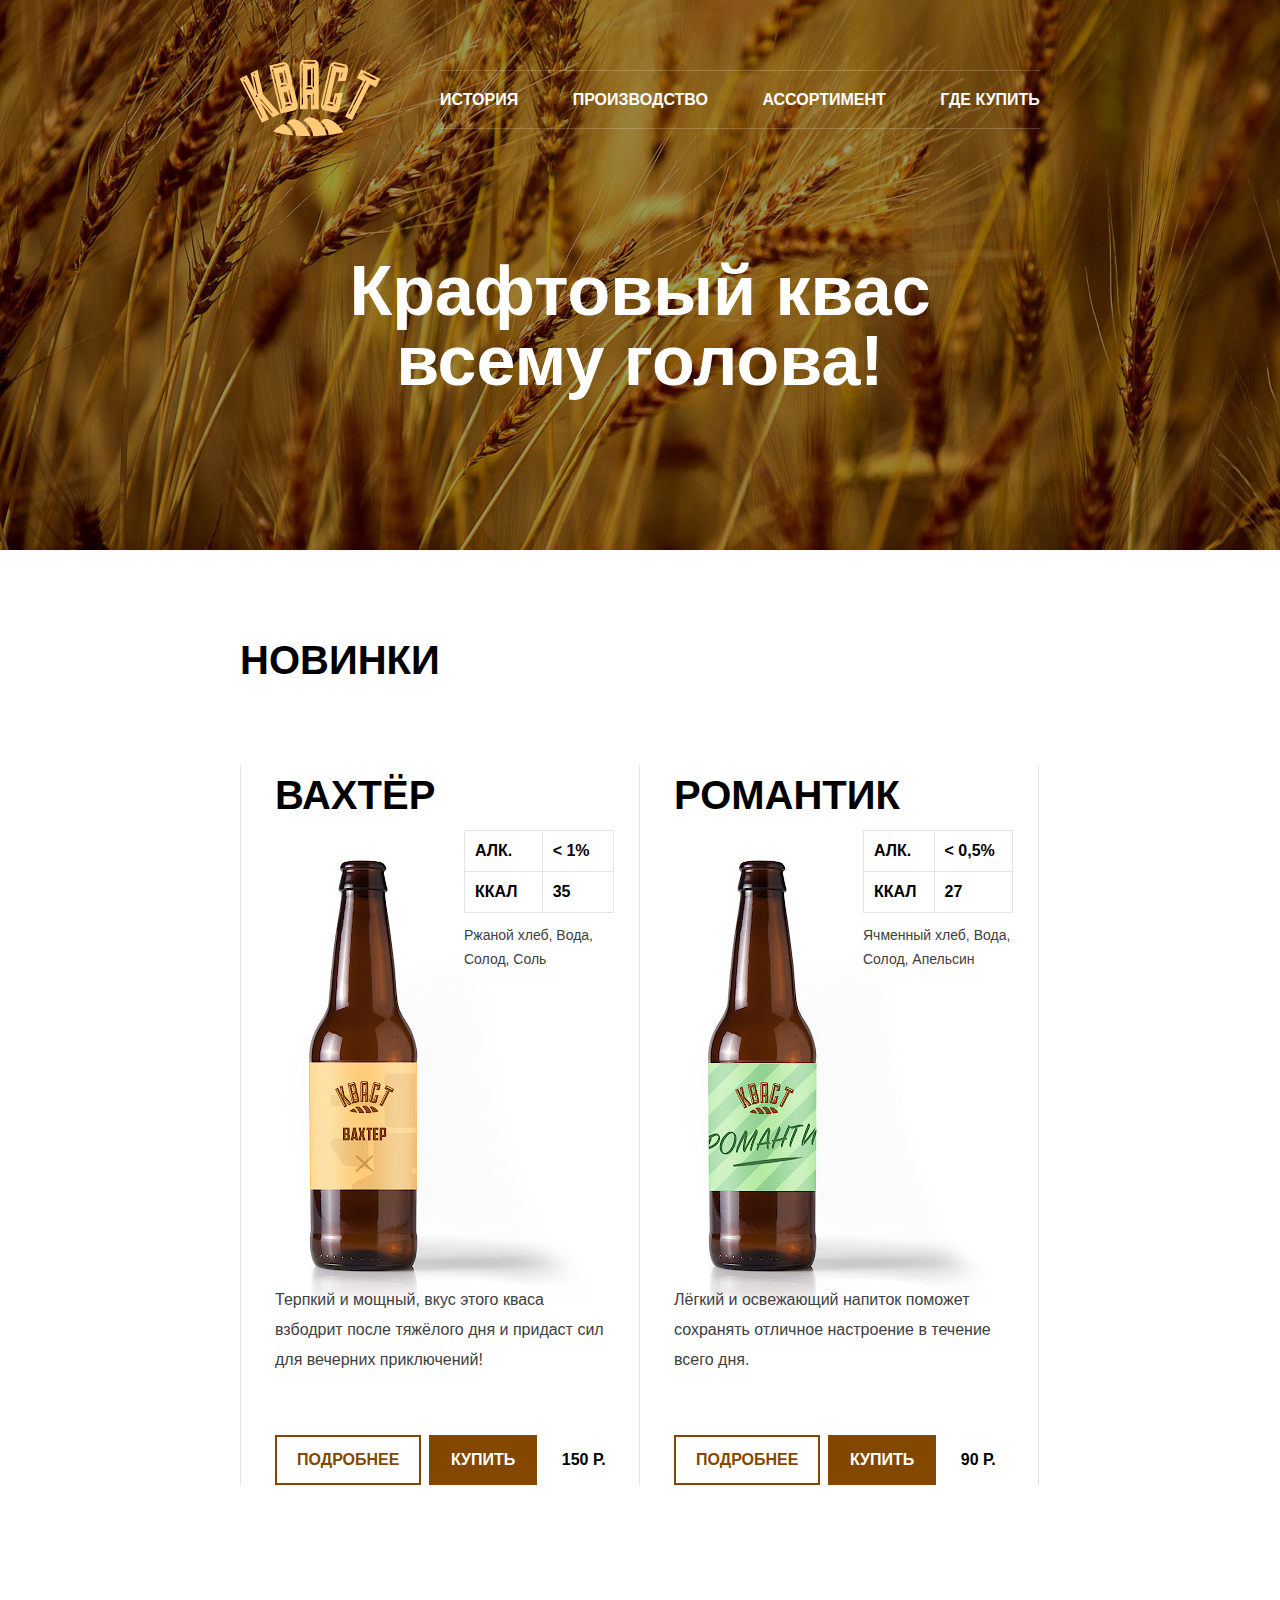
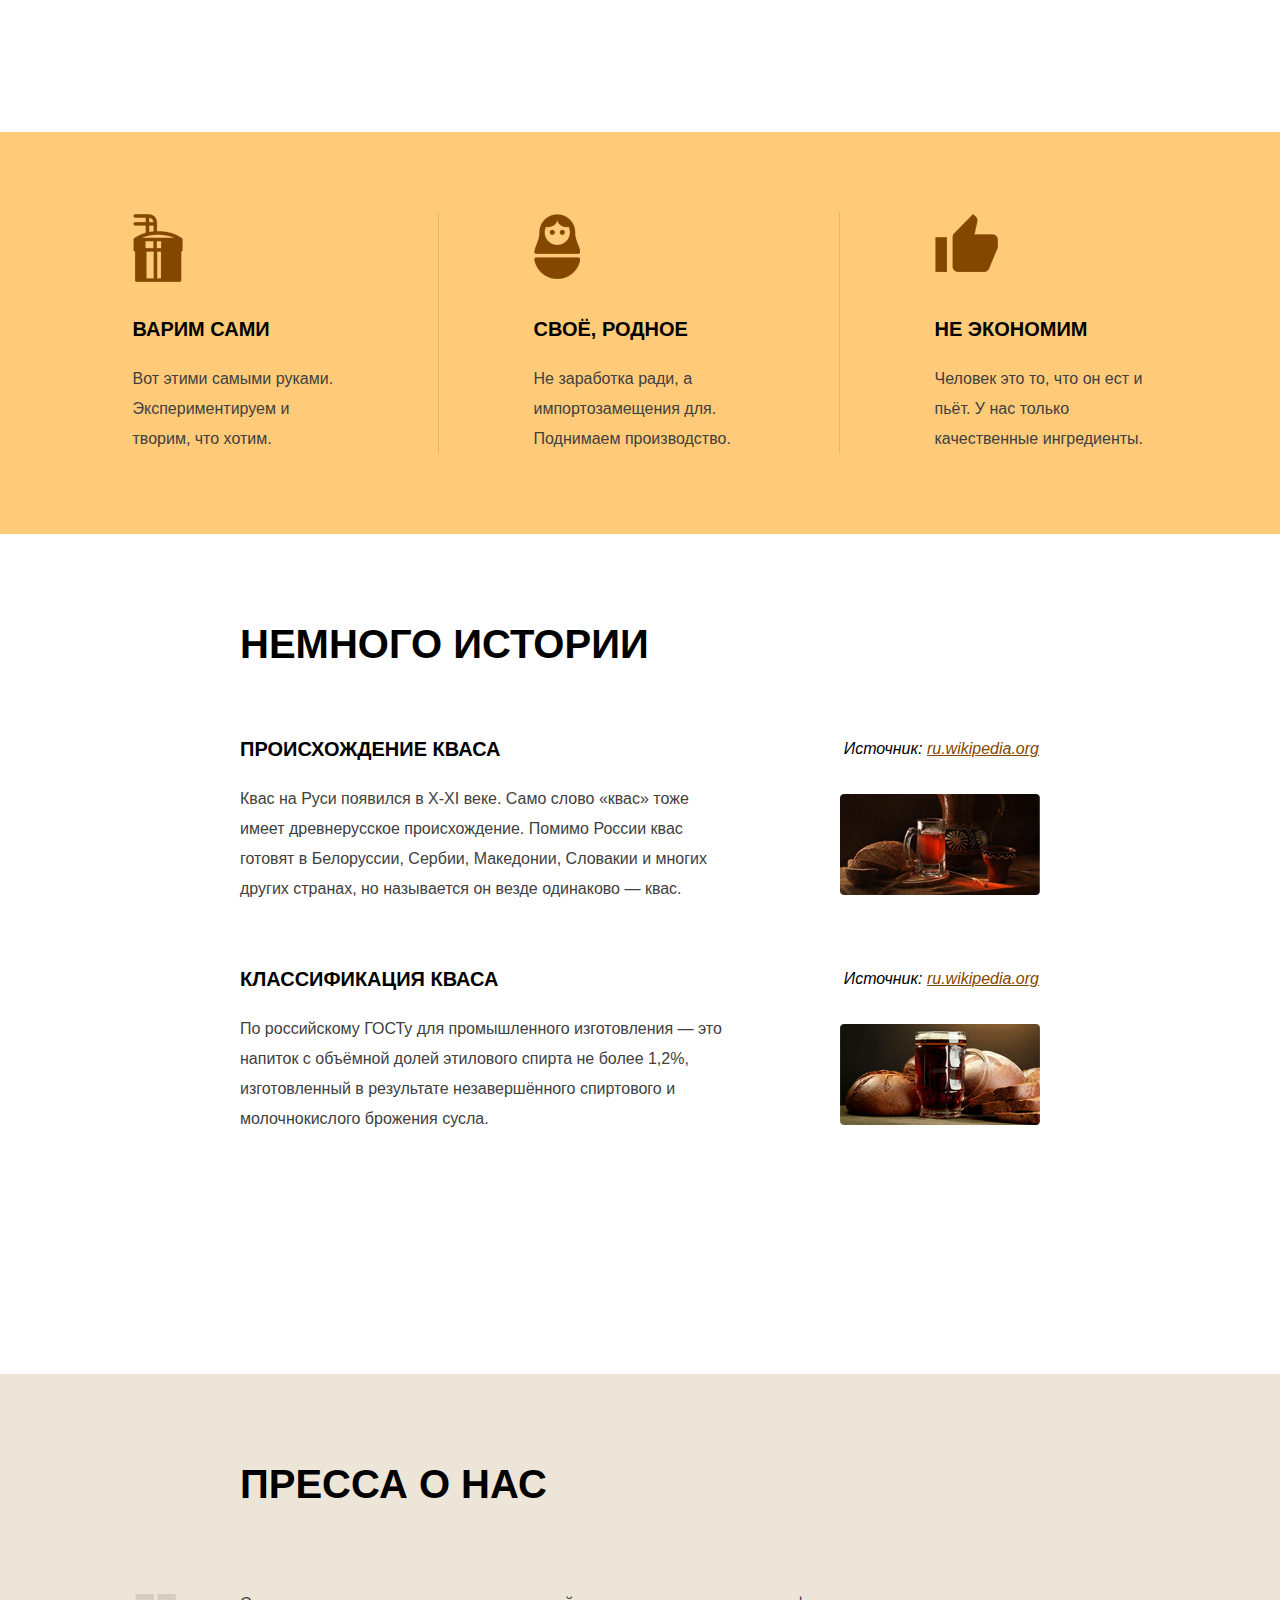
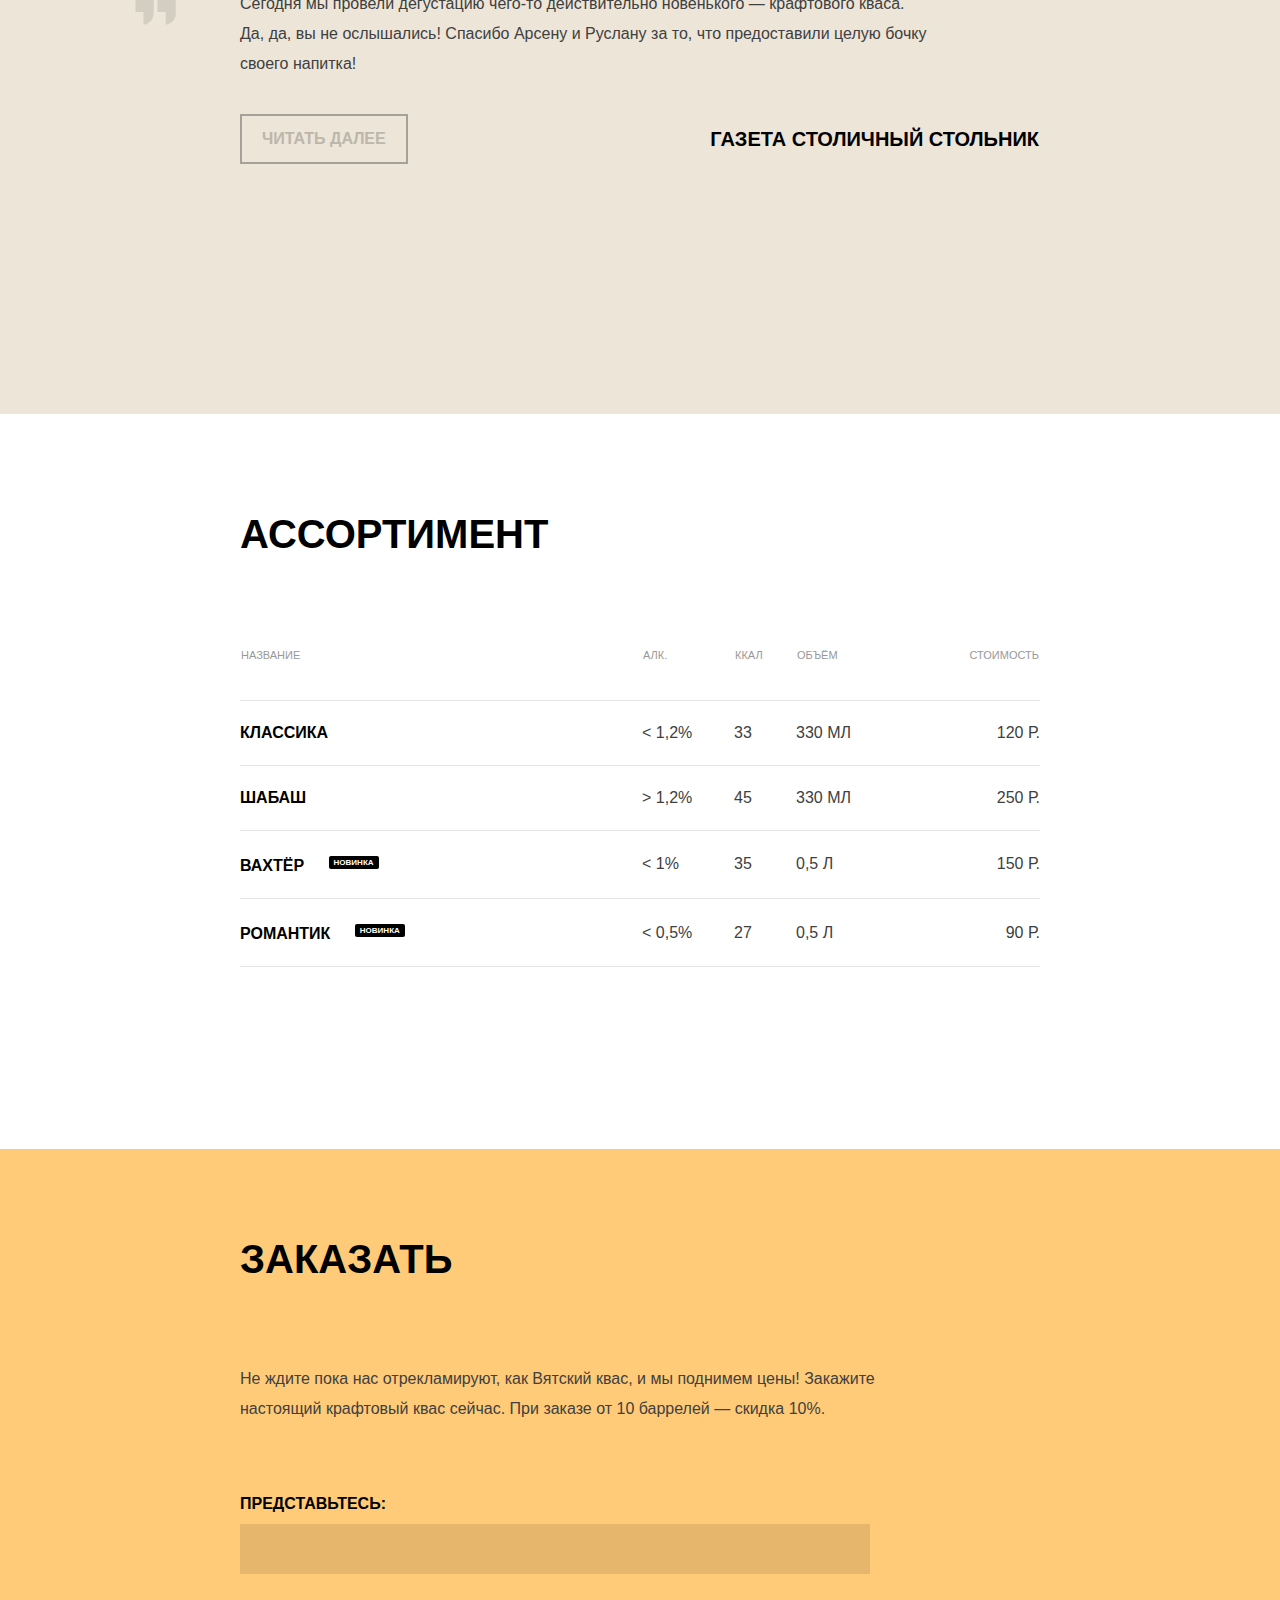
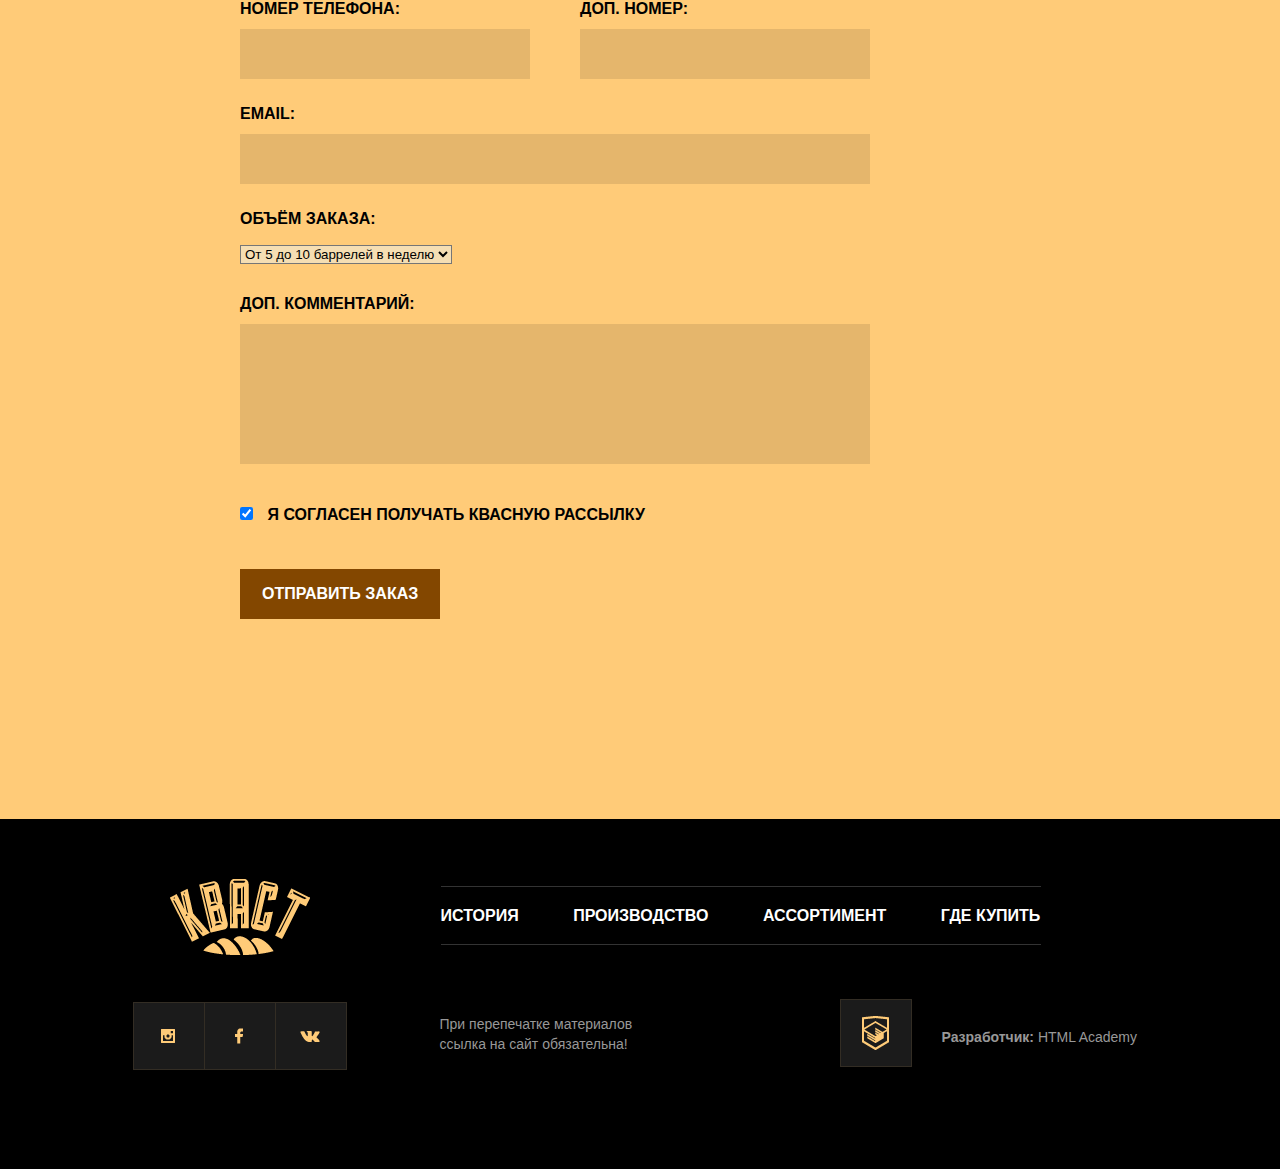
<file: index.html>
<!DOCTYPE HTML>
<html lang="ru">

<head>
    <meta charset="utf-8">
    <title>Кваст</title>
    <link rel="stylesheet" href="style.css">
</head>

<body>
    <header class="header">
        <div class="container">
            <div class="header-top  clearfix">
                <div class="header-logo">
                    <a href="#menu"><img src="img/logo.png" alt="Kwast"></a>
                </div>
                <a name="menu"></a>
                <ul class="main-nav">
                    <li><a href="#history">История</a></li>
                    <li><a href="#advantages">Производство</a></li>
                    <li><a href="#catalog">Ассортимент</a></li>
                    <li><a href="#feedback">Где купить</a></li>
                </ul>
            </div>
            <p class="slogan">Крафтовый квас <br>всему голова!</P>
        </div>
    </header>

    <div class="new-items">
        <div class="container clearfix">
            <h2 class="items-title">Новинки</h2>
            <div class="new-items-container">
                <div class="new-item">
                    <h3 class="item-title">Вахтёр</h3>

                    <div class="item-block1">
                        <table class="item-feature">
                            <tr>
                                <td>Алк.</td>
                                <td>&lt; 1%</td>
                            </tr>
                            <tr>
                                <td>Ккал</td>
                                <td>35</td>
                            </tr>
                        </table>

                        <p class="item-composition">Ржаной хлеб, Вода, Солод, Соль</p>
                    </div>
                    <img src="img/bottle-left.jpg" alt="Бутылка, на которую ты сам сядешь">
                    <div class="item-block2">
                        <p class="item-composition-two">Терпкий и мощный, вкус этого кваса взбодрит после тяжёлого дня и придаст сил для вечерних приключений!
                        </p>
                        <div class="item-order">
                            <a class="btn" href="index2.html">Подробнее</a>
                            <a class="btn btn2" href="index2.html">Купить</a>
                            <b>150 Р.</b>
                        </div>
                    </div>
                </div>


                <div class="new-item">
                    <h3 class="item-title">Романтик</h3>

                    <div class="item-block1">
                        <table class="item-feature">
                            <tr>
                                <td>Алк.</td>
                                <td>&lt; 0,5%</td>
                            </tr>
                            <tr>
                                <td>Ккал</td>
                                <td>27</td>
                            </tr>
                        </table>
                        <p class="item-composition">Ячменный хлеб, Вода, Солод, Апельсин</p>
                    </div>
                    <img src="img/bottle-right.jpg" alt="Бутылка, на которую ты мать посадешь">
                    <div class="item-block2">
                        <p class="item-composition-two">Лёгкий и освежающий напиток поможет сохранять отличное настроение в течение всего дня.</p>
                        <div class="item-order">
                            <a class="btn" href="index2.html">Подробнее</a>
                            <a class="btn btn2" href="index2.html">Купить</a>
                            <b>90 Р.</b>
                        </div>

                    </div>
                </div>
            </div>
        </div>
    </div>

    <div class="advantages">
        <a name="advantages"></a>
        <div class="container2">
            <div class="flex-cont">
                <div class="advantage-item">
                    <div class="advatage-block advatage-block1">
                        <h2 class="advantage-title">Варим сами</h2>
                        <p>Вот этими самыми руками. Экспериментируем и творим, что хотим.</p>
                    </div>
                </div>
                <div class="advantage-item">
                    <div class="advatage-block advatage-block2">
                        <h2 class="advantage-title">Своё, родное</h2>
                        <p>Не заработка ради, а импортозамещения для. Поднимаем производство.</p>
                    </div>
                </div>
                <div class="advantage-item">
                    <div class="advatage-block advatage-block3">
                        <h2 class="advantage-title">Не экономим</h2>
                        <p>Человек это то, что он ест и пьёт. У нас только качественные ингредиенты.</p>
                    </div>
                </div>
            </div>

        </div>
    </div>

    <div class="history">
        <a name="history"></a>
        <div class="container">
            <h2 class="history-title">Немного истории</h2>
            <dl class="history-items">
                <dt>
                    Происхождение кваса
                    <i>Источник: <a href="https://ru.wikipedia.org/wiki/%D0%9A%D0%B2%D0%B0%D1%81#%D0%98%D1%81%D1%82%D0%BE%D1%80%D0%B8%D1%8F" target="_blank">ru.wikipedia.org</a></i>
                </dt>
                <dd>
                    <img src="img/wiki-1.png" alt="фото твоей бывшей">
                    <p>Квас на Руси появился в X-XI веке. Само слово «квас» тоже имеет древнерусское происхождение. Помимо России квас готовят в Белоруссии, Сербии, Македонии, Словакии и многих других странах, но называется он везде одинаково — квас.
                    </p>
                </dd>
                <dt>
                    Классификация кваса
                    <i>Источник: <a href="https://ru.wikipedia.org/wiki/%D0%9A%D0%B2%D0%B0%D1%81#%D0%9A%D0%BB%D0%B0%D1%81%D1%81%D0%B8%D1%84%D0%B8%D0%BA%D0%B0%D1%86%D0%B8%D1%8F" target="_blank">ru.wikipedia.org</a></i>
                </dt>
                <dd>
                    <img src="img/wiki-2.png" alt="тебе здесь не рады">
                    <p>По российскому ГОСТу для промышленного изготовления — это напиток с объёмной долей этилового спирта не более 1,2%, изготовленный в результате незавершённого спиртового и молочнокислого брожения сусла.
                    </p>
                </dd>
            </dl>
        </div>
    </div>

    <div class="reviews">
        <div class="container">
            <h2 class="reviews-title">Пресса о нас</h2>
            <blockquote class="reviews-item">
                <p>Сегодня мы провели дегустацию чего-то действительно новенького — крафтового кваса. Да, да, вы не ослышались! Спасибо Арсену и Руслану за то, что предоставили целую бочку своего напитка!</p>

                <cite>Газета столичный Стольник</cite>

                <a class="btn btn-reviews" href="index2.html">Читать далее</a>
            </blockquote>
        </div>
    </div>

    <div class="catalog">
        <a name="catalog"></a>
        <div class="container">
            <h2 class="catalog-title">Ассортимент</h2>
            <table class="catalog-table">
                <tr>
                    <th>Название</th>
                    <th>Алк.</th>
                    <th>Ккал</th>
                    <th>Объём</th>
                    <th>Стоимость</th>
                </tr>
                <tr>
                    <td>Классика</td>
                    <td>&lt; 1,2%</td>
                    <td>33</td>
                    <td>330 мл</td>
                    <td>120 Р.</td>
                </tr>
                <tr>
                    <td>Шабаш</td>
                    <td>&gt; 1,2%</td>
                    <td>45</td>
                    <td>330 мл</td>
                    <td>250 Р.</td>
                </tr>
                <tr>
                    <td>Вахтёр <sup>Новинка</sup></td>
                    <td>&lt; 1%</td>
                    <td>35</td>
                    <td>0,5 л</td>
                    <td>150 Р.</td>
                </tr>
                <tr>
                    <td>Романтик <sup>Новинка</sup></td>
                    <td>&lt; 0,5%</td>
                    <td>27</td>
                    <td>0,5 л</td>
                    <td>90 Р.</td>
                </tr>
            </table>
        </div>
    </div>

    <div class="feedback">
        <a name="feedback"></a>
        <div class="container">
            <h2 class="feedback-title">Заказать</h2>

            <p class="feedback-info">Не ждите пока нас отрекламируют, как Вятский квас, и мы поднимем цены! Закажите настоящий крафтовый квас сейчас. При заказе от 10 баррелей — скидка 10%.</p>
            <form class="feedback-form" action="index2.html">
                <div class="feedback-form-group">
                    <label for="name"> Представьтесь:</label>
                    <input type="text" id="name" name="name">
                </div>
                <div class="feedback-form-group">
                    <label for="phone"> Номер телефона:</label>
                    <input name="phone" id="phone" type="number">
                </div>
                <div class="feedback-form-group">
                    <label for="second-phone"> Доп. номер:</label>
                    <input id="second-phone" name="second-phone" type="number">
                </div>
                <div class="feedback-form-group">
                    <label for="email">Email:</label>
                    <input id="email" name="email" type="email">
                </div>
                <div class="feedback-form-group form-select">
                    <label for="quantity">Объём заказа:</label><br>
                    <select name="quantity" id="quantity">
                        <option value="1">От 5 до 10 баррелей в неделю</option>
                        <option value="2">От 5 до 10 баррелей в очко</option>
                    </select>
                </div>
                <div class="feedback-form-group">
                    <label for="message">Доп. комментарий:</label>
                    <textarea name="message" id="message"></textarea>
                </div>
                <div class="cheackbox-area">
                    <input type="checkbox" name="subscription" id="subscription" checked>
                    <label for="subscription">Я согласен получать квасную рассылку</label>
                </div>
                <input class="btn btn2" type="submit" value="Отправить заказ">
            </form>
        </div>
    </div>

    <footer class="footer">
        <div class="container2 container-footer">
            <div class="footer-top">
                <div class="footer-logo">
                    <a href="#menu"><img src="img/logo.png" alt="Kwast"></a>
                </div>
                <ul class="main-nav">
                    <li><a href="#history">История</a></li>
                    <li><a href="#advantages">Производство</a></li>
                    <li><a href="#catalog">Ассортимент</a></li>
                    <li><a href="#feedback">Где купить</a></li>
                </ul>
            </div>
            <div class="footer-bottom">
                <div class="footer-social">
                    <a href="index2.html" class="social-btn">Инстаграм</a>
                    <a href="index2.html" class="social-btn">Фейсбук</a>
                    <a href="index2.html" class="social-btn">Вконтакте</a>
                </div>
                <p>При перепечатке материалов ссылка на сайт обязательна!</p>
                <div class="footer-copyright">
                    <a href="https://htmlacademy.ru/" target="_blank"><img class="social-btn-html" src="img/htmlacademy.png" alt="ты пидор"></a>
                    <span class="copyright-html"><b>Разработчик: </b><a href="https://htmlacademy.ru/">HTML Academy</a></span>
                </div>
            </div>
        </div>
    </footer>

</body>

</html>
</file>
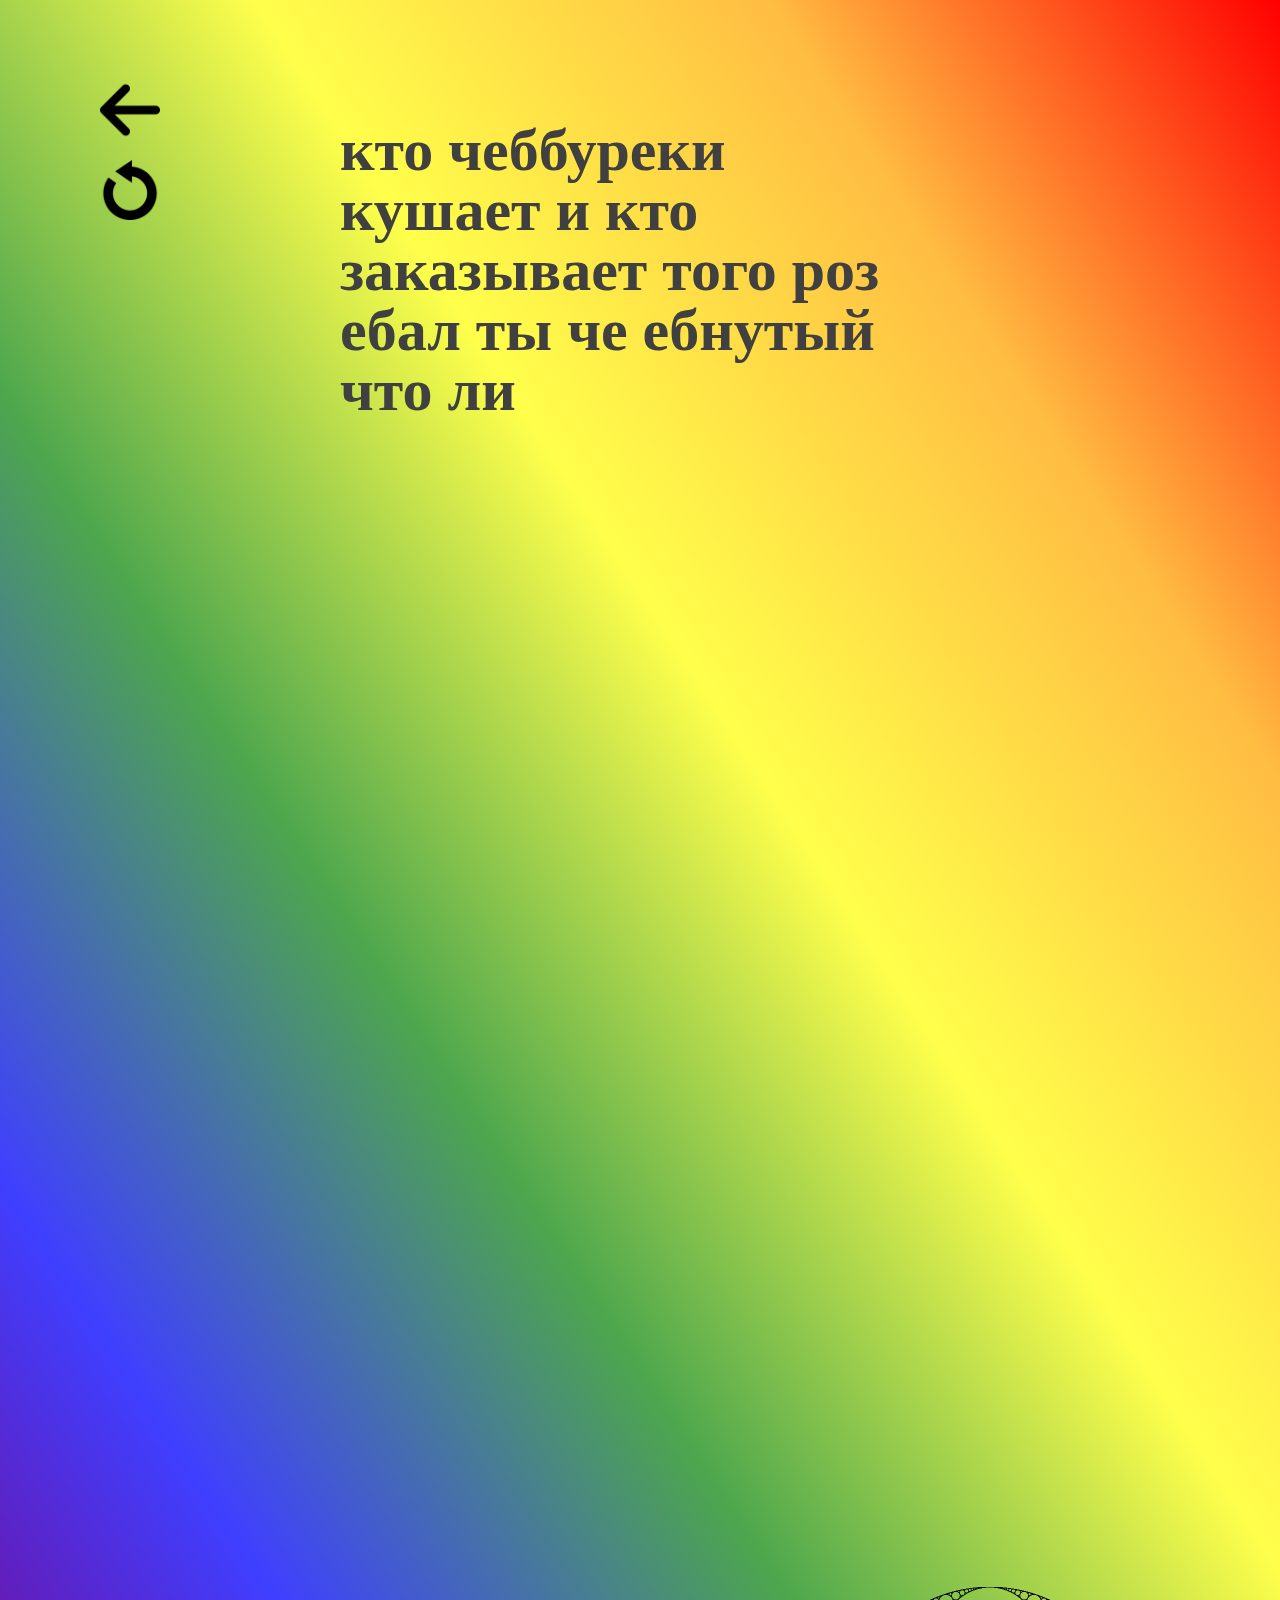
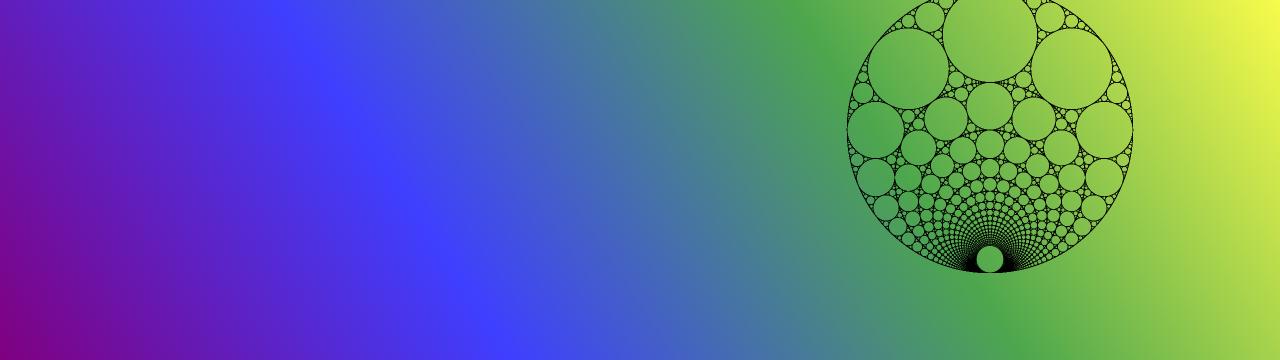
<file: index2.html>
<!DOCTYPE HTML>
<html lang="ru">

<head>
    <meta charset="utf-8">
    <title>КвастLast</title>
    <link rel="stylesheet" href="style.css">
</head>

<body>
    <div class="new-page">
        <a href="index2.html" class="refresh"><img src="img/refresh.png"></a>
        <a href="index.html" class="back"><img src="img/arrow.png"></a>
        <div class="new-page-container">
            <h1 class="fuck-you"></h1>
        </div>
        <a href="https://sunandstuff.com/mandelbrot/about/" class="fractal"><img src="img/fractal.png"></a>
    </div>

</body>
<script src="java.js"></script>

</html>
</file>
<file: style.css>
body {
    margin: 0;
    padding: 0;
    font-size: 16px;
    line-height: 30px;
    font-family: "Arial", sans-serif;
    color: #404040;
    background-color: white;
    min-width: 1035px;
}

.container {
    margin: 0 auto;
    width: 800px;
}

.container2 {
    margin: 0 auto;
    width: 1015px;
    box-sizing: content-box;
}

.clearfix::after {
    content: "";
    display: table;
    clear: both;
}

.header {
    background-color: #8e6a2c;
    color: #ffffff;
    height: 490px;
    background-image: url("img/wheat-back.jpg");
    background-repeat: no-repeat;
    background-position: bottom;
    background-size: cover;
    padding-top: 60px;
}

.main-nav {
    list-style: none;
    margin: 10px 0 5px 60px;
    padding: 14px 0 13px 0;
    width: 600px;
    float: left;
    font-weight: bold;
    border-top: 1px solid rgba(255, 255, 255, 0.2);
    border-bottom: 1px solid rgba(255, 255, 255, 0.2);
}

.main-nav li {
    text-transform: uppercase;
    float: left;
    margin-right: 54.5px;
}

.main-nav li:last-child {
    margin-right: 0;
}

.main-nav li a:hover {
    color: #ffcb78;
    transition-duration: 0.7s;
}

.main-nav li a:active {
    color: rgba(255, 203, 120, 0.3);
    transition-duration: 0.1s;
}

.main-nav a {
    color: #ffffff;
    text-decoration: none;
    transition-duration: 0.3s;
}

.header-logo {
    width: 140px;
    height: 76px;
    float: left;
    transition-duration: 0.3s;
}

.header-logo a:hover {
    opacity: 0.8;
    transition-duration: 0.3s;
}

.header-logo a:active {
    opacity: 0.5;
    transition-duration: 0.1s;
}

.footer-logo a:hover {
    opacity: 0.8;
    transition-duration: 0.3s;
}

.footer-logo a:active {
    opacity: 0.5;
    transition-duration: 0.1s;
}

.header-top {
    margin-bottom: 120px;
    padding: 0;
}

.slogan {
    font-weight: bold;
    font-size: 70px;
    line-height: 70px;
    text-align: center;
}

.new-items {
    padding-top: 47px;
    min-height: 1085px;
    box-sizing: content-box;
    padding-bottom: 50px;
}

.items-title,
.item-title {
    color: black;
    font-size: 40px;
    font-weight: bold;
    text-transform: uppercase;
}

.items-title {
    padding: 15px 0;
    margin-bottom: 75px;
}

.item-title {
    margin-left: 0;
    margin-top: 15px;
    margin-bottom: 20px;
}

.new-items-container {
    display: flex;
}

.new-item {
    width: 399px;
    border-left: 1px solid #e5e5e5;
    padding: 0 25px 0 34px;
    box-sizing: border-box;
    position: relative;
    height: auto;
    display: flex;
    flex-direction: column;
    justify-content: space-between;
}

.new-item:last-child {
    border-right: 1px solid #e5e5e5;
    width: 400px;
}

.item-block1 {
    align-self: flex-end;
    width: 150px;
}

.item-block2 {
    display: flex;
    height: auto;
    flex-direction: column;
}

.btn {
    padding: 8px 20px;
    border: 2px solid #834700;
    text-decoration: none;
    text-transform: uppercase;
    font-size: 16px;
    font-weight: bold;
    color: #834700;
    display: inline-block;
    transition-duration: 0.5s;
}

.btn2 {
    background-color: #834700;
    color: white;
    outline: none;
    transition-duration: 0.5s;
}

.btn:not(.btn2):not(.btn-reviews):hover {
    color: rgba(106, 57, 0, 0.7);
    border-color: rgba(106, 57, 0, 0.7);
    transition-duration: 0.5s;
}

.btn:not(.btn2):not(.btn-reviews):active {
    color: rgba(106, 57, 0, 0.3);
    border-color: rgba(106, 57, 0, 0.3);
    transition-duration: 0.1s;
}

.btn2:hover {
    background-color: #6a3900;
    border-color: #6a3900;
    transition-duration: 0.5s;
}

.btn2:active {
    background-color: #6a3900;
    color: rgba(255, 255, 255, 0.3);
    transition-duration: 0.1s;
}

.new-item img {
    position: absolute;
    top: 90px;
    left: 44px;
    z-index: -1;
}

table {
    border-collapse: collapse;
    font-size: 16px;
    font-weight: bold;
    color: black;
    text-transform: uppercase;
    white-space: nowrap;
    width: 150px;
}

td {
    border: 1px solid #e5e5e5;
    padding: 5px 15px 5px 10px;
}

.item-composition {
    font-size: 14px;
    line-height: 24px;
    margin: 10px 0;
}

.item-order {
    height: 50px;
    margin-bottom: 1px;
}

.item-order .btn2 {
    margin-left: 3px;
}

.item-composition-two {
    margin-bottom: 60px;
    margin-top: 304px;
}

.item-order b {
    color: black;
    margin-left: 20px;
}

.advantages {
    height: auto;
    background-color: #ffcb78;
    padding-top: 80px;
    padding-bottom: 80px;
}

.flex-cont {
    display: flex;
    margin: 0;
    padding: 0;
}

.advantage-item {
    width: 305px;
    box-sizing: border-box;
    min-height: 240px;
    padding: 0 100px 0 95px;
    display: flex;
    flex-direction: column;
}

.advantage-item:nth-child(1) {
    padding-left: 0;
}

.advantage-item:nth-child(2) {
    width: 402px;
    border-left: 1px solid #e5b66c;
    border-right: 1px solid #e5b66c;
}

.advantage-item:nth-child(3) {
    padding-right: 0;
}

.advantage-title {
    font-size: 20px;
    color: black;
    text-transform: uppercase;
    margin-bottom: 20px;
}

.advantage-item p {
    margin-bottom: 0;
}

.advatage-block {
    position: relative;
    margin-top: 85px;
}

.advatage-block::before {
    content: "";
    position: absolute;
    top: -83px;
    left: 0;
    width: 65px;
    height: 68px;
    background-image: url("img/spritesheet.png");
    background-repeat: no-repeat;
}

.advatage-block1::before {
    background-position: -10px -10px;
}

.advatage-block2::before {
    background-position: -80px -10px;
}

.advatage-block3::before {
    background-position: -146px -10px;
}

.history {
    min-height: 680px;
    padding-top: 80px;
    padding-bottom: 80px;
}

.history-title {
    font-size: 40px;
    text-transform: uppercase;
    color: black;
    padding: 15px 0;
    margin: 0 0 60px 0;
}

.history-items dt {
    font-size: 20px;
    text-transform: uppercase;
    color: black;
    font-weight: bold;
    height: 30px;
    margin-bottom: 20px;
}

.history-items dt i {
    font-size: 16px;
    text-transform: none;
    float: right;
    font-weight: normal;
    padding-right: 1px;
}

.history-items dt i a {
    color: #834700;
    transition-duration: 0.3s;
}

.history-items dt i a:hover {
    color: #605037;
}

.history-items dt i a:active {
    color: #cab7a2;
    transition-duration: 0.1s;
}

dd {
    margin: 0;
}

.history-items dd:nth-child(2) {
    margin-bottom: 60px;
}

dd img {
    float: right;
    margin-left: 115px;
    margin-top: 10px;
}

.reviews {
    background-color: #ede5d8;
    min-height: 480px;
    padding-top: 80px;
    padding-bottom: 80px;
}

.reviews-title {
    font-size: 40px;
    text-transform: uppercase;
    color: black;
    padding: 15px 0;
    margin: 0 0 75px 0;
}

.reviews-item {
    width: inherit;
    margin: 0;
    min-height: 175px;
    position: relative;
    display: flex;
    flex-direction: column;
    justify-content: space-between;
}

.reviews-item p {
    width: 690px;
    margin-top: 0;
    margin-bottom: 45px;
}

.reviews-item::before {
    content: "";
    position: absolute;
    width: 45px;
    height: 40px;
    top: 5px;
    left: -105px;
    background-image: url("img/quotes.png");
    background-repeat: no-repeat;
}

.reviews-item cite {
    float: right;
    align-self: flex-end;
    margin-bottom: 10px;
    color: black;
    font-size: 20px;
    text-transform: uppercase;
    font-weight: bold;
    list-style: none;
    font-style: normal;
    padding-right: 1px;
}

.btn-reviews {
    border-color: #a6a198;
    color: #bcb6ab;
    position: absolute;
    bottom: 0;
    left: 0;
}

.btn-reviews:hover {
    background-color: #a5a097;
    border-color: #a5a097;
    color: white;
}

.btn-reviews:active {
    background-color: #8f8a81;
    border-color: #8f8a81;
    color: #a29e96;
}

.catalog {
    min-height: 645px;
    padding-top: 90px;
}

.catalog-title {
    font-size: 40px;
    text-transform: uppercase;
    color: black;
    padding: 15px 0;
    margin: 0 0 75px 0;
}

.catalog-table {
    text-align: left;
    width: inherit;
}

.catalog-table tr th,
.catalog-table tr td {
    padding-left: 0;
    padding-right: 0;
    border-left: none;
    border-right: none;
}

.catalog-table tr th:first-child,
.catalog-table tr td:first-child {
    width: 401px;
}

.catalog-table tr th:nth-child(2),
.catalog-table tr td:nth-child(2) {
    width: 91px;
}

.catalog-table tr th:nth-child(3),
.catalog-table tr td:nth-child(3) {
    width: 61px;
}

.catalog-table tr th:last-child,
.catalog-table tr td:last-child {
    text-align: right;
}

.catalog-table tr td:not(:first-child) {
    font-weight: normal;
    color: #404040;
}

.catalog-table tr th {
    font-size: 11px;
    font-weight: normal;
    color: #999999;
    padding: 1px 0 30px 0;
}

.catalog-table tr th {
    padding-left: 1px;
}

.catalog-table tr th:last-child {
    padding-right: 1px;
}

.catalog-table tr td {
    padding: 17px 0 17px 0;
}

.catalog-table tr td sup {
    font-size: 8px;
    background-color: black;
    color: white;
    padding: 2px 5px;
    border-radius: 2px;
    margin-left: 20px;
}

.feedback {
    min-height: 1190px;
    background-color: #ffcb78;
    padding-top: 80px;
}

.feedback-title {
    font-size: 40px;
    text-transform: uppercase;
    color: black;
    padding: 15px 0;
    margin: 0 0 75px 0;
}

.feedback-info {
    width: 660px;
    margin-bottom: 70px;
}

.feedback-form {
    width: 630px;
    font-size: 16px;
    font-weight: bold;
    text-transform: uppercase;
    color: black;
    display: flex;
    flex-wrap: wrap;
    box-sizing: content-box;
}

.feedback-form-group {
    width: 100%;
    display: flex;
    flex-wrap: wrap;
    padding-bottom: 20px;
}

.feedback-form-group input {
    width: 100%;
    background-color: #e5b66c;
    border: none;
    min-height: 48px;
    outline: none;
    font-size: 18px;
    transition-duration: 0.3s;
    padding-left: 10px;
}

.feedback-form-group input:hover {
    background-color: #d9ad66;
}

.feedback-form-group input:focus {
    background-color: wheat;
}

.feedback-form-group label {
    padding: 0 0 5px 0;
}

.feedback-form-group:nth-child(5) label,
.feedback-form-group:nth-child(6) label {
    width: 100%;
}

.feedback-form-group select {
    margin-top: 6px;
    margin-bottom: 5px;
    background-color: wheat;
}

.feedback-form-group select option {
    background-color: wheat;
}

.feedback-form-group textarea {
    width: 100%;
    background-color: #e5b66c;
    border: none;
    min-height: 120px;
    padding: 0 2px;
    resize: none;
    outline: none;
    font-size: 20px;
    transition-duration: 0.3s;
    padding: 10px;
}

.feedback-form-group textarea:hover {
    background-color: #d9ad66;
}

.feedback-form-group textarea:focus {
    background-color: wheat;
}

.feedback-form-group:first-child label {
    line-height: 20px;
    padding-bottom: 10px;
}

.feedback-form .cheackbox-area {
    margin-top: 16px;
}

.feedback-form .cheackbox-area input {
    margin: 0;
}

.feedback-form .cheackbox-area label {
    margin-left: 10px;
}

.feedback-form .btn {
    margin: 39px 300px 0 0;
    padding: 14px 20px;
}

.feedback-form .feedback-form-group:nth-child(2),
.feedback-form .feedback-form-group:nth-child(3) {
    width: 290px;
}

.feedback-form .feedback-form-group:nth-child(2) {
    margin-right: 50px;
}

.footer {
    background-color: black;
    min-height: 290px;
    padding-top: 60px;
}

.container-footer {
    display: flex;
    flex-direction: column;
}

.footer-top {
    margin-bottom: 47px;
}

.footer-logo {
    width: 140px;
    height: 76px;
    float: left;
    margin-left: 37px;
    transition-duration: 0.3s;
}

.footer-top .main-nav {
    margin-left: 131px;
    margin-top: 7px;
}

.footer-bottom {
    display: flex;
    justify-content: space-between;
}

.footer-social {
    width: 216px;
    height: 68px;
    font-size: 0;
}

.footer-bottom p {
    width: 200px;
    height: 40px;
    font-size: 14px;
    line-height: 20px;
    color: #989898;
    margin-right: 109px;
    margin-bottom: 16px;
    margin-top: 12px;
}

.footer-copyright {
    width: 300px;
    height: 68px;
    color: #989898;
    font-size: 14px;
    display: flex;
    align-items: center;
    justify-content: space-between;
    margin-right: 8px;
    line-height: 20px;
}

.copyright-html {
    margin-right: 2.5px;
    margin-top: 2px;
}

.footer-copyright b {
    font-weight: bold;
}

.footer-copyright a {
    color: #989898;
    text-decoration: none;
}

.social-btn {
    display: inline-block;
    height: 66px;
    width: 70px;
    border: 1px solid #332d24;
    background-color: #1b1b1b;
    margin: 0;
}

.footer-social .social-btn {
    background-image: url("img/spritesheet2.png");
    background-repeat: no-repeat;
    transition-duration: 0.3s;
}

.footer-social .social-btn:nth-child(1) {
    background-position: -71px -4px;
}

.footer-social .social-btn:nth-child(2) {
    border-right: 0;
    border-left: 0;
    background-position: 0 -5px;
}

.social-btn:hover {
    opacity: 0.8;
    transition-duration: 0.3s;
}

.social-btn:active {
    opacity: 0.5;
    transition-duration: 0.1s;
}

.footer-copyright a:hover {
    opacity: 0.8;
    transition-duration: 0.3s;
}

.footer-copyright a:active {
    opacity: 0.5;
    transition-duration: 0.1s;
}

.social-btn-html {
    display: inline-block;
    border: 1px solid #332d24;
    background-color: #1b1b1b;
    padding: 16px 22px 16px 21px;
    transition-duration: 0.3s;
}

.footer-social .social-btn:nth-child(3) {
    background-position: -74px -76px;
}


/* \index2.html 2ая страница*/

.new-page {
    padding: 80px 100px;
    background: linear-gradient(to bottom left, rgb(255, 0, 0), rgba(255, 166, 0, 0.74), rgba(255, 255, 0, 0.705), rgba(0, 128, 0, 0.699), rgba(0, 0, 255, 0.753), rgb(128, 0, 128));
    min-height: 1800px;
    width: auto;
    font-family: "Comic Sans MS", cursive;
    font-size: 30px;
    position: relative;
}

.new-page-container {
    width: 600px;
    height: auto;
    margin: 0 auto;
}

.new-page-container h1 {
    line-height: 60px;
}

.refresh img {
    width: 60px;
    height: 60px;
    transition-duration: 1s;
    position: absolute;
    top: 160px;
    left: 100px;
}

.back img {
    width: 60px;
    height: 60px;
    transition-duration: 1s;
    position: absolute;
    top: 80px;
    left: 100px;
}

.refresh img:hover {
    transform: rotate(360deg) scale(1.5);
    transition-duration: 1s;
}

.back img:hover {
    transform: scaleX(1.2) translate(-20px);
    transition-duration: 1s;
}

.fractal img {
    width: 300px;
    height: 300px;
    transition-duration: 10s;
    position: absolute;
    bottom: 80px;
    right: 140px;
}

.fractal img:hover {
    transform: rotate(3600deg) scale(1.5);
    transition-duration: 5s;
}
</file>
